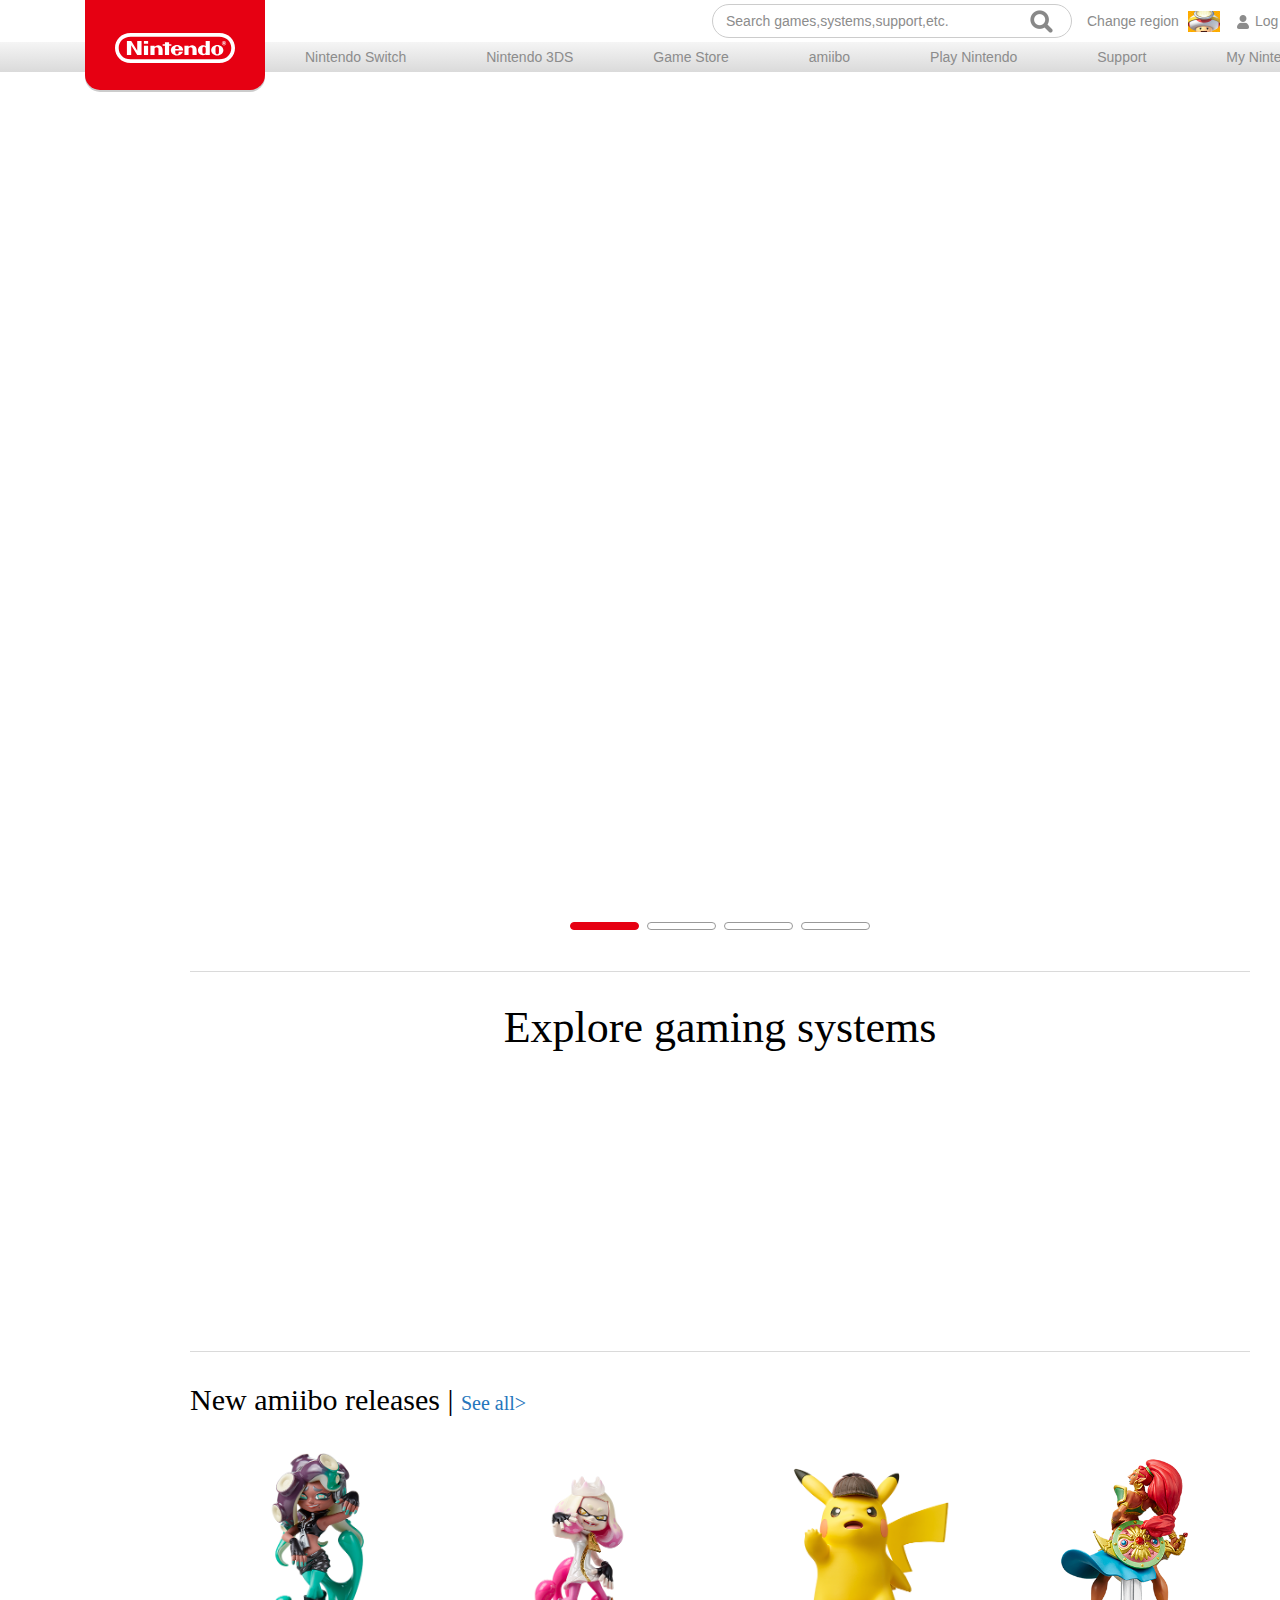
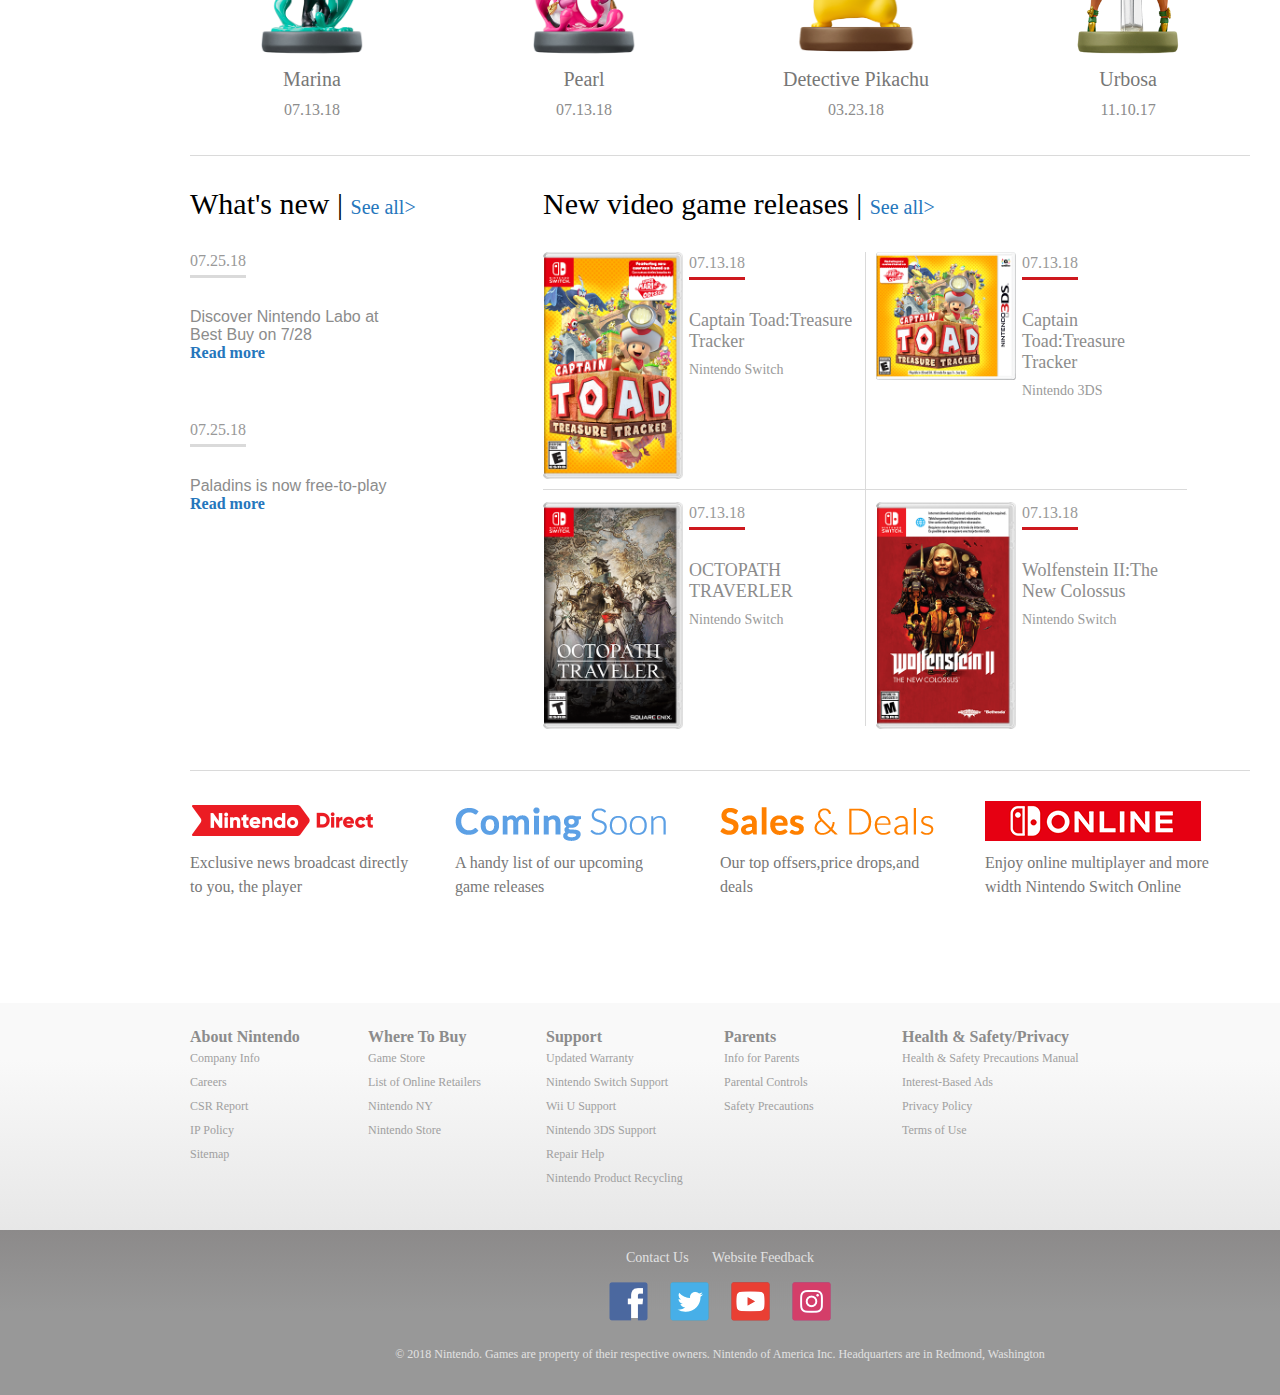
<file: Nintendo/index.html>
<!DOCTYPE html>
<html lang="en">
<head>
    <meta charset="UTF-8">
    <meta name="viewport" content="width=device-width, initial-scale=1.0">
    <meta http-equiv="X-UA-Compatible" content="ie=edge">
    <title>Document</title>
    <link rel="stylesheet" href="css/base.css">
    <link rel="stylesheet" href="css/index.css">
</head>
<body>
    <div id="header" style="width:1440px;"></div>
    <div id="body-main" style="width:1440px; overflow:hidden">
        <div id="banner-carousel">
            <!--banner img-->
            <div class="banner-img">
                <ul class="banner">
                </ul>
            </div>
            <!--小图标-->
            <div class="banner-thumb clear">
            </div>
            <!--箭头-->
            <div class="arrow left"></div>
            <div class="arrow right"></div>
        </div>
        <div id="panel-show">
            <div class="panel-img">
                <ul class="clear">
                </ul>
            </div>
            <div class="panel-circle">
                <p class="chose" data-panel="0"></p>
                <p data-panel="1"></p>
                <p data-panel="2"></p>
                <p data-panel="3"></p>
            </div>
            <p class="arrow panel-left-arrow"></p>
            <p class="arrow panel-right-arrow"></p>
        </div>
        <div id="platforms">
            <div class="h2">Explore gaming systems</div>
            <ul class="platform">
            </ul>
        </div>
        <div id="new-amiibo">
            <div class="h3">New amiibo releases | <a href="#">See all&gt;</a></div>
            <ul class="amii-pic">
                <li>
                    <a href="#">
                        <img src="img/index/amiibo_marina.png">
                        <p>Marina</p>
                        <p>07.13.18</p>
                    </a>
                </li>
                <li>
                    <a href="#">
                        <img src="img/index/amiibo_pearl.png">
                        <p>Pearl</p>
                        <p>07.13.18</p>
                    </a>
                </li>
                <li>
                    <a href="#">
                        <img src="img/index/amiibo_pikachu.png">
                        <p>Detective Pikachu</p>
                        <p>03.23.18</p>
                    </a>
                </li>  
                <li>
                    <a href="#">
                        <img src="img/index/amiibo_urbosa.png">
                        <p>Urbosa</p>
                        <p>11.10.17</p>
                    </a>
                </li>
            </ul>
        </div>
        <div id="new-games">
            <div class="left">
                <div class="h3">What's new | <a href="#">See all&gt;</a></div>
                <ul>
                    <li>
                        <div class="date">07.25.18</div>
                        <p>Discover Nintendo Labo at</p>
                        <p>Best Buy on 7/28</p>
                        <a href="#">Read more</a>
                    </li>
                    <li>
                        <div class="date">07.25.18</div>
                        <p>Paladins is now free-to-play</p>
                        <a href="#">Read more</a>
                    </li>
                </ul>
            </div>
            <div class="right">
                <div class="h3">New video game releases | <a href="#">See all&gt;</a></div>
                <ul>
                    <li>
                        <a href="#">
                            <div class="game-pic">
                                <img src="img/index/newgame_toad.png">
                            </div>
                            <div class="info">
                                <div class="date">07.13.18</div>
                                <p class="b3">Captain Toad:Treasure Tracker</p>
                                <p class="h4">Nintendo Switch</p>
                            </div>
                        </a>
                    </li>
                    <li>
                        <a href="#">
                            <div class="game-pic">
                                <img src="img/index/newgame_toad_3ds.png">
                            </div>
                            <div class="info">
                                <div class="date">07.13.18</div>
                                <p class="b3">Captain Toad:Treasure Tracker</p>
                                <p class="h4">Nintendo 3DS</p>
                            </div>
                        </a>
                    </li>
                    <li>
                        <a href="#">
                            <div class="game-pic">
                                <img src="img/index/newgame_octopath.png">
                            </div>
                            <div class="info">
                                <div class="date">07.13.18</div>
                                <p class="b3">OCTOPATH TRAVERLER</p>
                                <p class="h4">Nintendo Switch</p>
                            </div>
                        </a>
                    </li>
                    <li>
                        <a href="#">
                            <div class="game-pic">
                                <img src="img/index/newgame_wolfenstein.png">
                            </div>
                            <div class="info">
                                <div class="date">07.13.18</div>
                                <p class="b3">Wolfenstein II:The New Colossus</p>
                                <p class="h4">Nintendo Switch</p>
                            </div>
                        </a>
                    </li>
                </ul>
            </div>
        </div>
        <div id="static-promos">
            <ul>
                <li>
                    <img src="img/index/logo-nin-direct.png">
                    <p>Exclusive news broadcast directly to you, the player</p>
                </li>
                <li>
                    <img src="img/index/logo-coming-soon.png">
                    <p>A handy list of our upcoming game releases</p>
                </li>
                <li>
                    <img src="img/index/logo-sales-deals.png">
                    <p>Our top offsers,price drops,and deals</p>
                </li>
                <li>
                    <img src="img/index/logo-nintendo-switch-online.png">
                    <p>Enjoy online multiplayer and more width Nintendo Switch Online</p>
                </li>   
            </ul>
        </div>
    </div>
    <div id="footer"></div>
    <script src="js/jquery-1.11.3.js"></script>
    <script src="js/header.js"></script>
    <script src="js/footer.js"></script>
    <script src="js/index.js"></script>
</body>
</html>
</file>
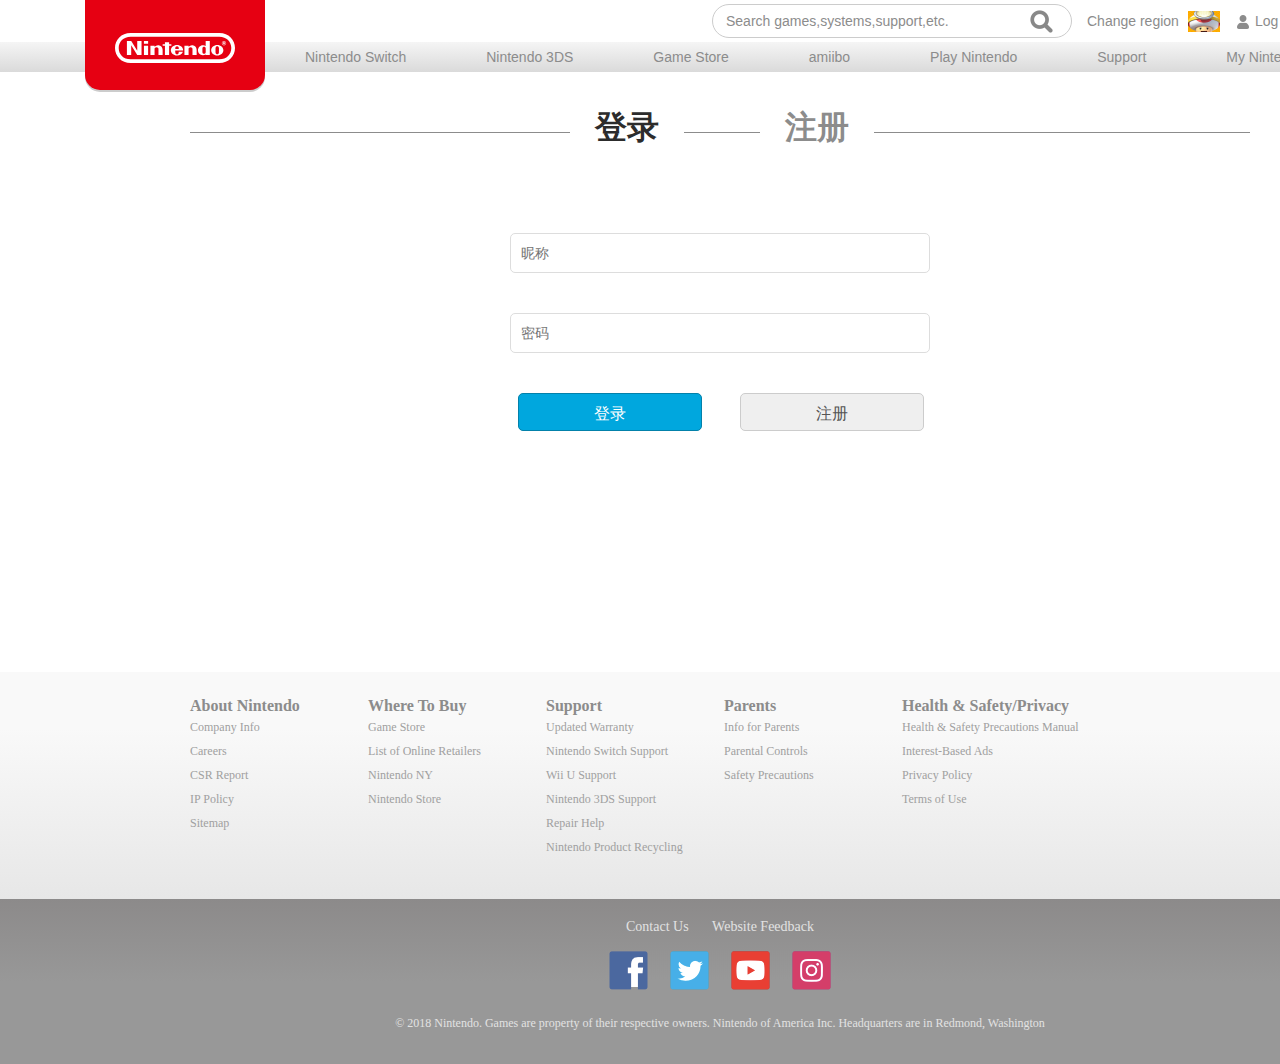
<file: Nintendo/login.html>
<!DOCTYPE html>
<html lang="en">
<head>
    <meta charset="UTF-8">
    <meta name="viewport" content="width=device-width, initial-scale=1.0">
    <meta http-equiv="X-UA-Compatible" content="ie=edge">
    <title>Document</title>
    <link rel="stylesheet" href="css/base.css">
    <link rel="stylesheet" href="css/login.css">
</head>
<body>
    <header id="header"></header>
    <div id="user">
        <div class="top-line"></div>
        <b class="chose">登录</b>
        <b>注册</b>
        <div class="login">
            <form id="log">
                <input type="text" placeholder="昵称" name="uname"><br>
                <span class="info info-uname"></span>
                <input type="password" placeholder="密码" name="upwd"><br>
                <span class="info info-upwd"></span>
                <button class="chose">登录</button>
                <button>注册</button>
            </form>
        </div>
        <div class="register hide">
            <form id="reg">
                <input type="text" placeholder="昵称(3-9位,字母开头)" name="uname">
                <input type="password" placeholder="密码(6-16位字符,区分大小写)" name="upwd">
                <input type="password" placeholder="确认密码" name="cpwd">
                <input type="email" placeholder="邮箱" name="email">
                <input type="checkbox" class="agree"><span>我已同意</span><br>
                <button class="chose disable" disabled>注&nbsp;&nbsp;&nbsp;册</button>
            </form>
        </div>
    </div>
    <footer id="footer"></footer>
    <script src="js/jquery-1.11.3.js"></script>
    <script src="js/header.js"></script>
    <script src="js/footer.js"></script>
    <script src="js/login.js"></script>
</body>
</html>
</file>
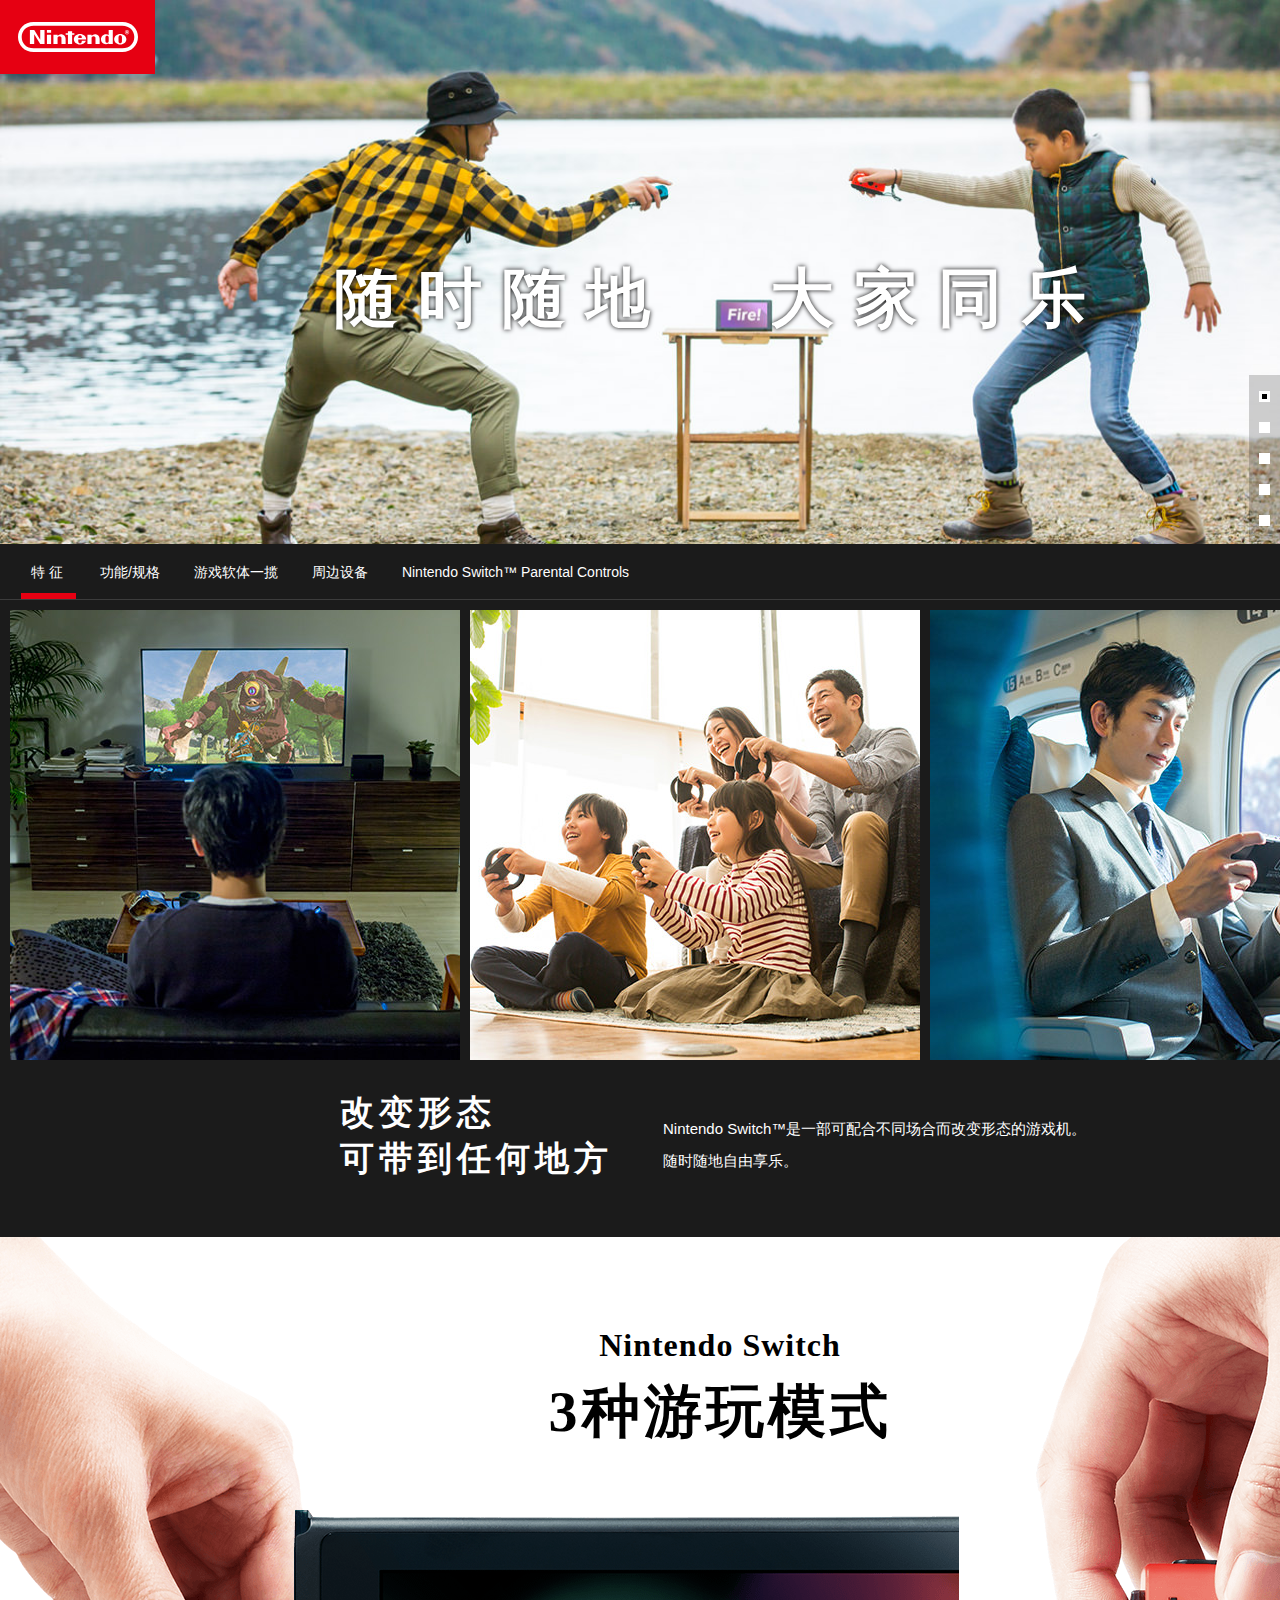
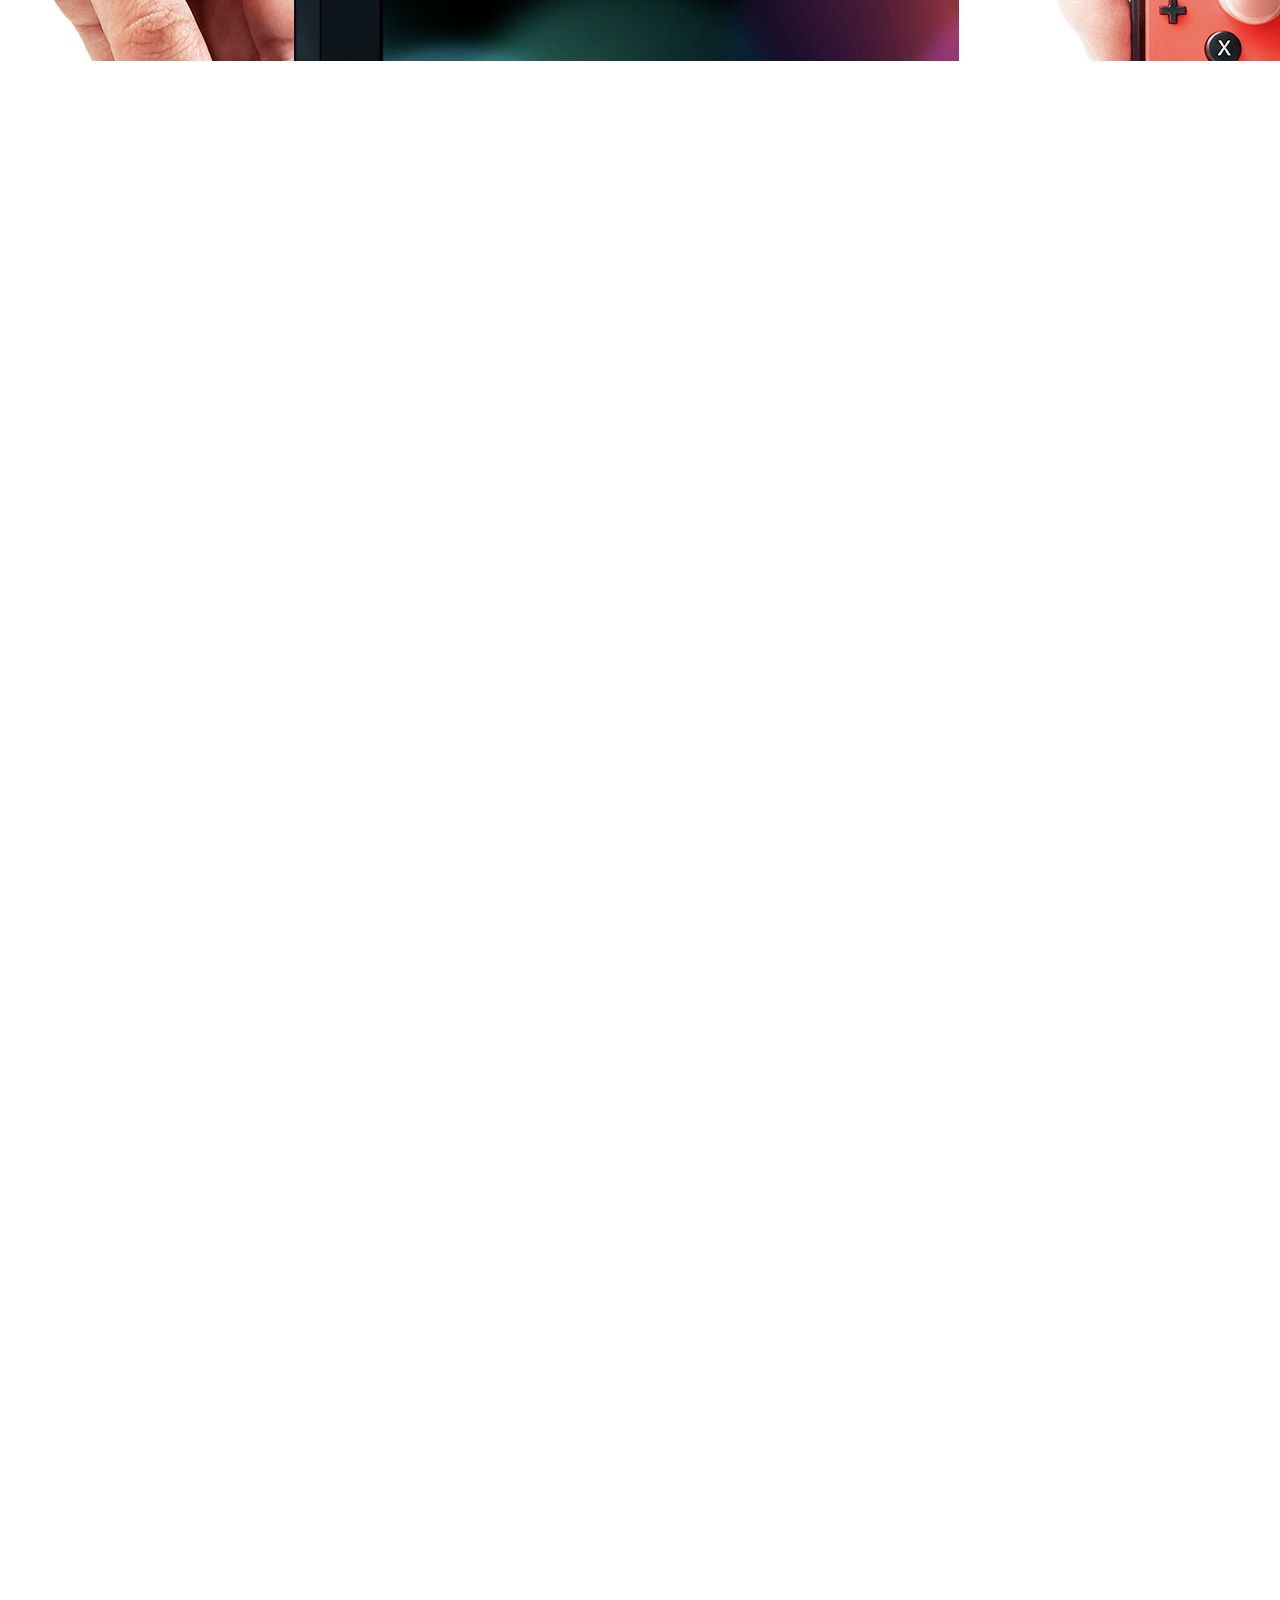
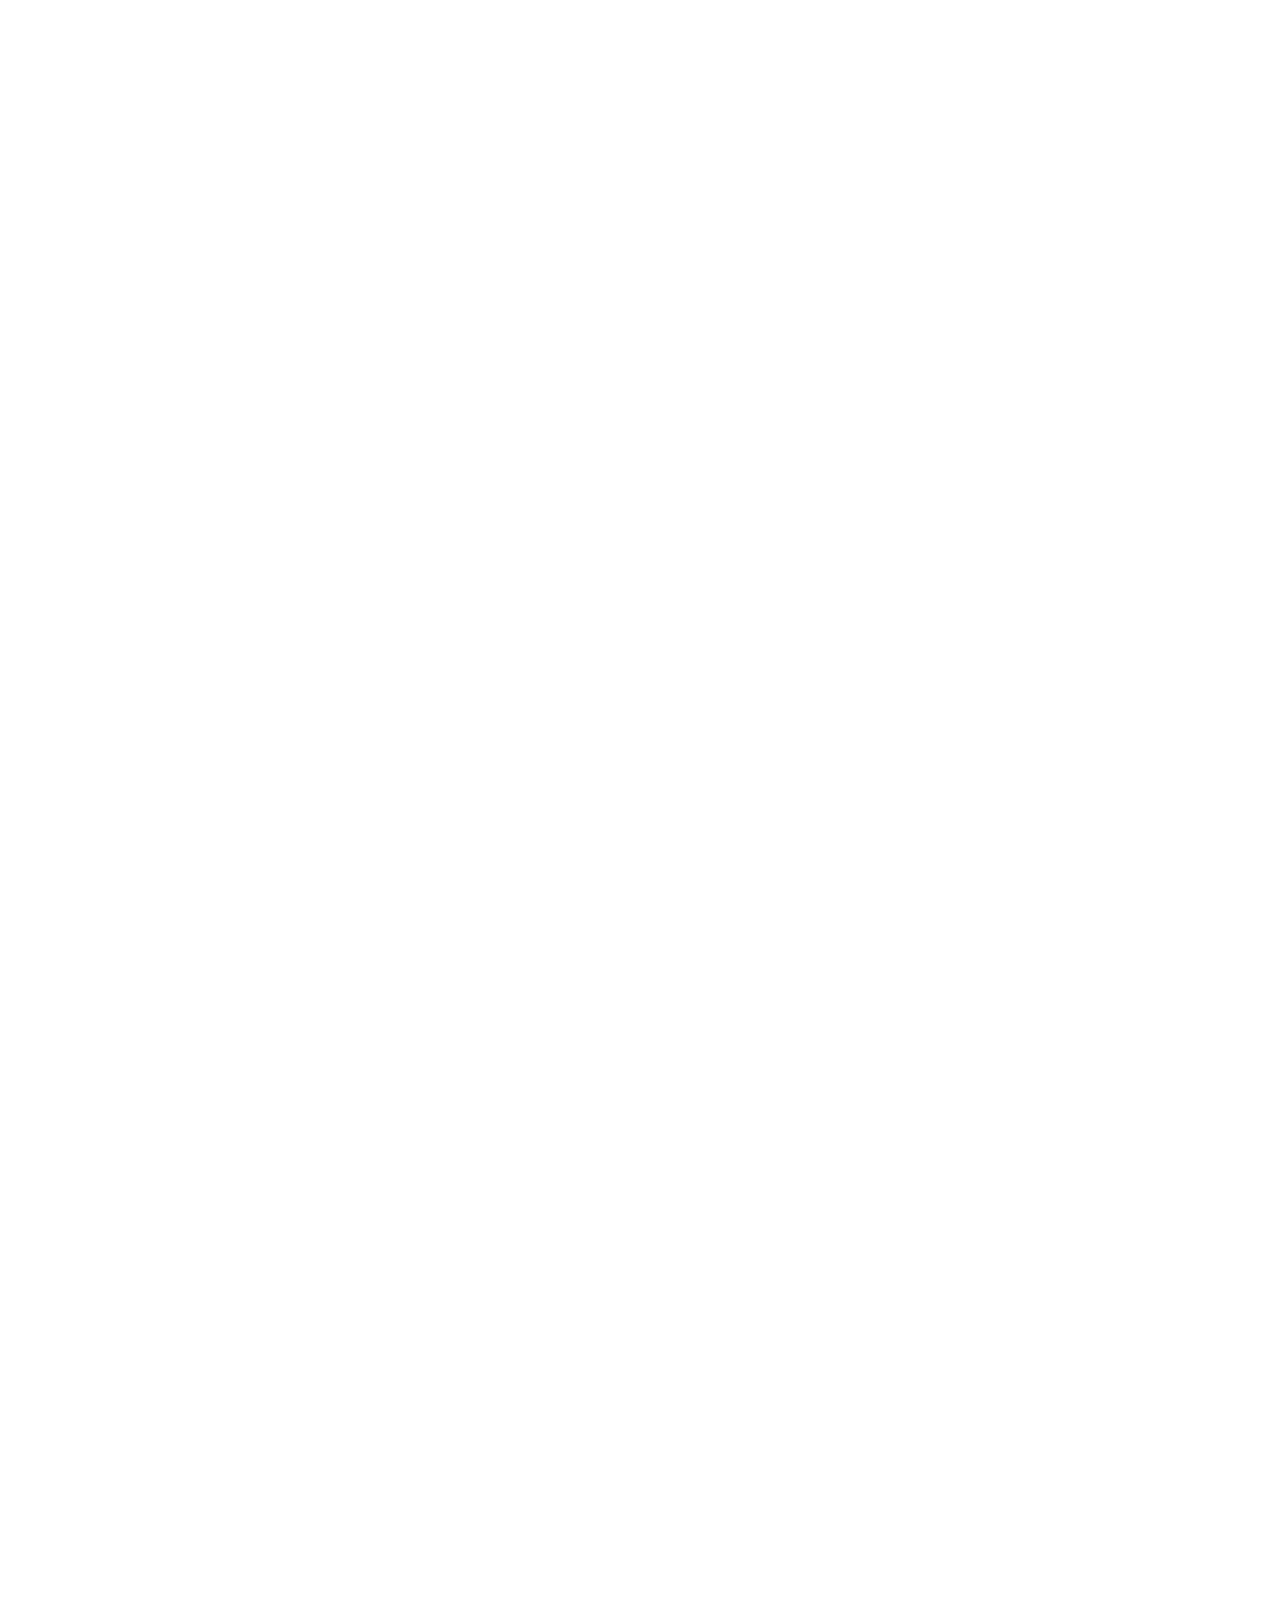
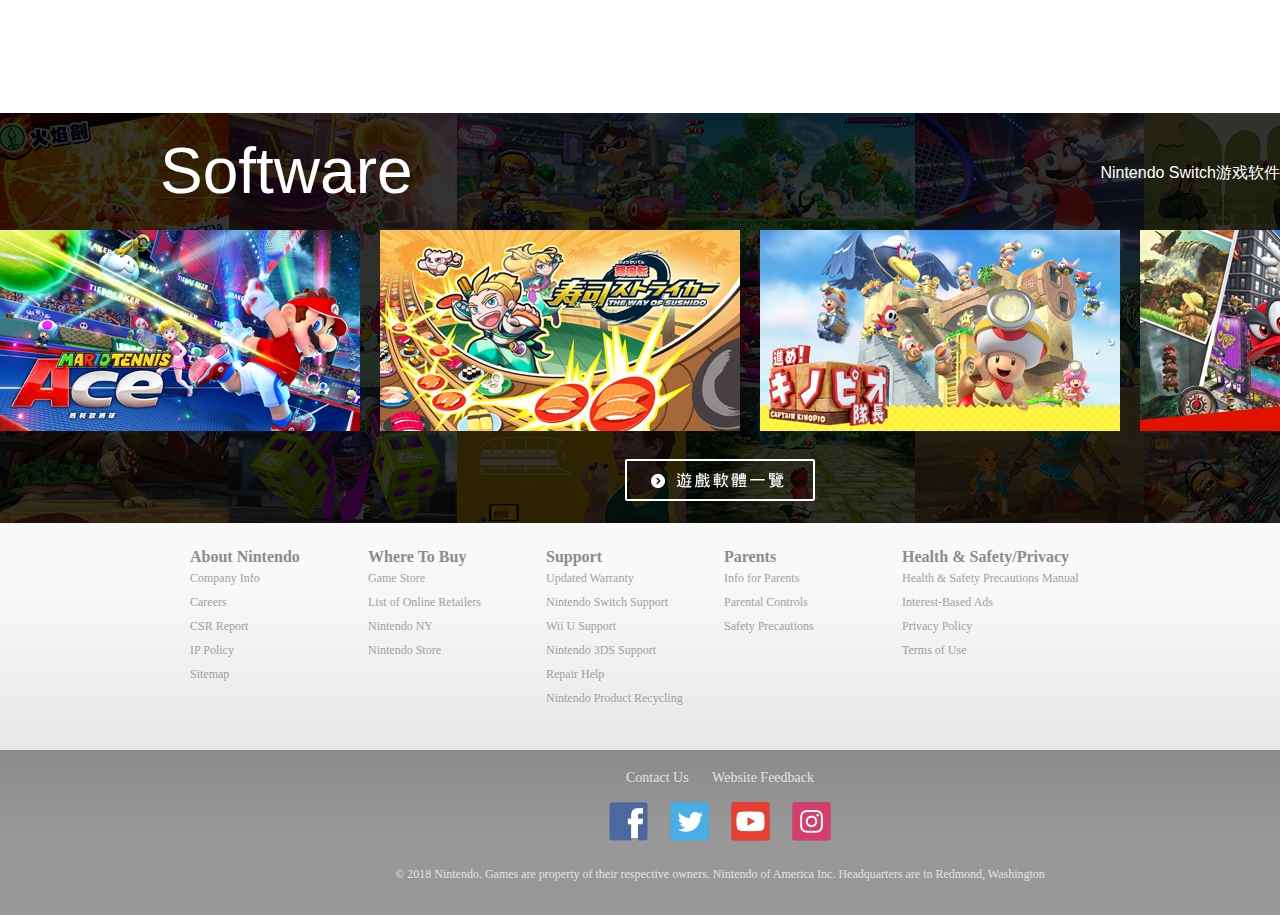
<file: Nintendo/ns.html>
<!DOCTYPE html>
<html lang="en">
<head>
    <meta charset="UTF-8">
    <meta name="viewport" content="width=device-width, initial-scale=1.0">
    <meta http-equiv="X-UA-Compatible" content="ie=edge">
    <title>Nintendo Switch</title>
    <link rel="stylesheet" href="css/base.css">
    <link rel="stylesheet" href="css/ns.css">
</head>
<body>
    <!-- 楼层指示 -->
    <div id="scroll-right">
        <div class="scroll-item chose" data-njs="nav-item">
            <span>Top</span>
        </div>
        <div class="scroll-item" data-njs="nav-item">
            <span>Switch and Play</span>
        </div>
        <div class="scroll-item" data-njs="nav-item">
            <span>Play Mode</span>
        </div>
        <div class="scroll-item" data-njs="nav-item">
            <span>Multi-play</span>
        </div>
        <div class="scroll-item" data-njs="nav-item">
            <span>Joy-Con™</span>
        </div>
    </div>
    <!-- 顶层轮播 1F-->
    <div id="hero" data-toggle="floor">
        <div class="logo"></div>
        <div class="head-txt">
            随时随地<span>大家同乐</span>
        </div>
        <div class="hero-img">
            <img src="img/ns/hero/1.jpg" class="active">
            <img src="img/ns/hero/2.jpg" class="next">
            <img src="img/ns/hero/3.jpg">
            <img src="img/ns/hero/4.jpg">
            <img src="img/ns/hero/5.jpg">
            <img src="img/ns/hero/6.jpg">
        </div>
    </div>
    <!-- 导航栏 -->
    <div id="nav-menu">
        <ul class="clear">
            <li><a href="#">特征</a></li>
            <li><a href="#">功能/规格</a></li>
            <li><a href="#" data-link="soft">游戏软体一揽</a></li>
            <li><a href="#">周边设备</a></li>
            <li><a href="#">Nintendo Switch™ Parental Controls</a></li>
        </ul>
        <div class="soft">
            <a href="#" data-link="soft">游戏软件</a>
        </div>
    </div>
    <!-- 画廊 2F-->
    <div id="gallery" data-toggle="floor">
        <ul>
            <li><img src="img/ns/wrapper/img-01.jpg"></li>
            <li><img src="img/ns/wrapper/img-02.jpg"></li>
            <li><img src="img/ns/wrapper/img-03.jpg"></li>
            <li><img src="img/ns/wrapper/img-04.jpg"></li>
            <li><img src="img/ns/wrapper/img-01.jpg"></li>
            <li><img src="img/ns/wrapper/img-02.jpg"></li>
            <li><img src="img/ns/wrapper/img-03.jpg"></li>
            <li><img src="img/ns/wrapper/img-04.jpg"></li>
        </ul>
        <div class="gallery-content">
            <div class="content-left">
                <p>改变形态</p>
                <p>可带到任何地方</p>
            </div>
            <div class="content-right">
                <p>Nintendo Switch™是一部可配合不同场合而改变形态的游戏机。</p>
                <p>随时随地自由享乐。</p>
            </div>
        </div>
    </div>
    <!-- play mode 3F -->
    <div id="play-mode" data-toggle="floor">
        <div class="top">
            <img src="img/ns/playmode/bg-headline-left.png" data-trigger="move">
            <img src="img/ns/playmode/bg-headline-center.png">
            <img src="img/ns/playmode/bg-headline-right.png" data-trigger="move">
            <p>Nintendo Switch</p>
            <p>3种游玩模式</p>
        </div>
        <div class="bottom"></div>
    </div>
    <!-- multiplay 4F-->
    <div id="multiplay" data-toggle="floor">
        <div class="left">
            <img src="img/ns/ph.jpg">
        </div>
        <div class="right">
            <div class="top">
                <div class="title">
                    <p>最多连接8台的</p>
                    <p>多人游戏</p>
                </div>
                <div>『Splatoon2』或『马力欧8 豪华版』等，只要有主机，就可利用附近主机通讯连接最多8台进行对战或协力等多人游戏。</div>
            </div>
            <div class="bottom">
                <div class="title">透过网络连接</div>
                <div>加入「Nintendo Switch」专用网上服务(付費)※，也可和远方的朋友或全世界的玩家进行对战及协力游戏。与智慧型手机专用应用程式进行连动，可和朋友约见，也可一边进行话音聊天，一边玩游戏。</div>
            </div>
        </div>
    </div>
    <!-- joy-con 5F-->
    <div id="joy-con" data-toggle="floor">
        <img src="img/ns/JoyCon/title_joycon01.png" class="left-joy">
        <img src="img/ns/JoyCon/title_joycon02.png" class="right-joy">
        <img src="img/ns/JoyCon/title_text01.png" class="joy-tm">
        <img src="img/ns/JoyCon/title_text02_pc.png" class="joy-control">
        <p>「Nintendo Switch」附有控制器「Joy-Con」左右各一。</p>
        <div class="mask"></div>
    </div>
    <!-- 瀑布流式图片布局 -->
    <div id="container" class="clear">
        <div data-num="1">
            <img src="img/ns/JoyCon/pic_01.jpg">
        </div>
        <div data-num="2"> 
            <img src="img/ns/JoyCon/pic_02.jpg">
        </div>
        <div data-num="3">
            <p>除了直握、横握，也有双手各握一个操作或双手握着的玩法。</p>
            <p>装上附属的「Joy-Con腕带」，就可以将腕带戴上手腕上，体验动感操作。</p>
            <p>此外，横握控制器时也可轻易操作SL/SR键。</p>
        </div>
        <div data-num="4">
            <img src="img/ns/JoyCon/pic_03.jpg">
        </div>
        <div data-num="5">
            <img src="img/ns/JoyCon/pic_04.jpg">
        </div>
        <div data-num="6">
            <img src="img/ns/JoyCon/pic_05.jpg">
        </div>
        <div data-num="7">
            <img src="img/ns/JoyCon/pic_06.jpg">
        </div>
        <div data-num="8">
            <img src="img/ns/JoyCon/pic_07.jpg">
        </div>
        <div data-num="9">
            <img src="img/ns/JoyCon/pic_08.jpg">
        </div>
    </div>
    <!-- 底层 -->
    <div id="bot-intr">
        <div class="mask"></div>
        <div class="title">Software<span>Nintendo Switch游戏软件</span></div>
        <a href="#" data-link="soft" class="soft-link">
            <img src="img/ns/software/soft_bt.png">
        </a>
        <div class="game-pic">
            <ul>
                <li>
                    <img src="img/ns/software/soft_thumb01.jpg">
                </li>
                <li>
                    <img src="img/ns/software/soft_thumb02.jpg">
                </li>
                <li>
                    <img src="img/ns/software/soft_thumb03.jpg">
                </li>
                <li>
                    <img src="img/ns/software/soft_thumb04.jpg">
                </li>
                <li>
                    <img src="img/ns/software/soft_thumb05.jpg">
                </li>
                <li>
                    <img src="img/ns/software/soft_thumb06.jpg">
                </li>
                <li>
                    <img src="img/ns/software/soft_thumb07.jpg">
                </li>
                <li>
                    <img src="img/ns/software/soft_thumb08.jpg">
                </li>
            </ul>
        </div>
    </div>
    <div id="footer"></div>
    <script src="js/jquery-1.11.3.js"></script>
    <script src="js/jquery-ui.js"></script>
    <script src="js/footer.js"></script>
    <script src="js/ns.js"></script>
</body>
</html>
</file>
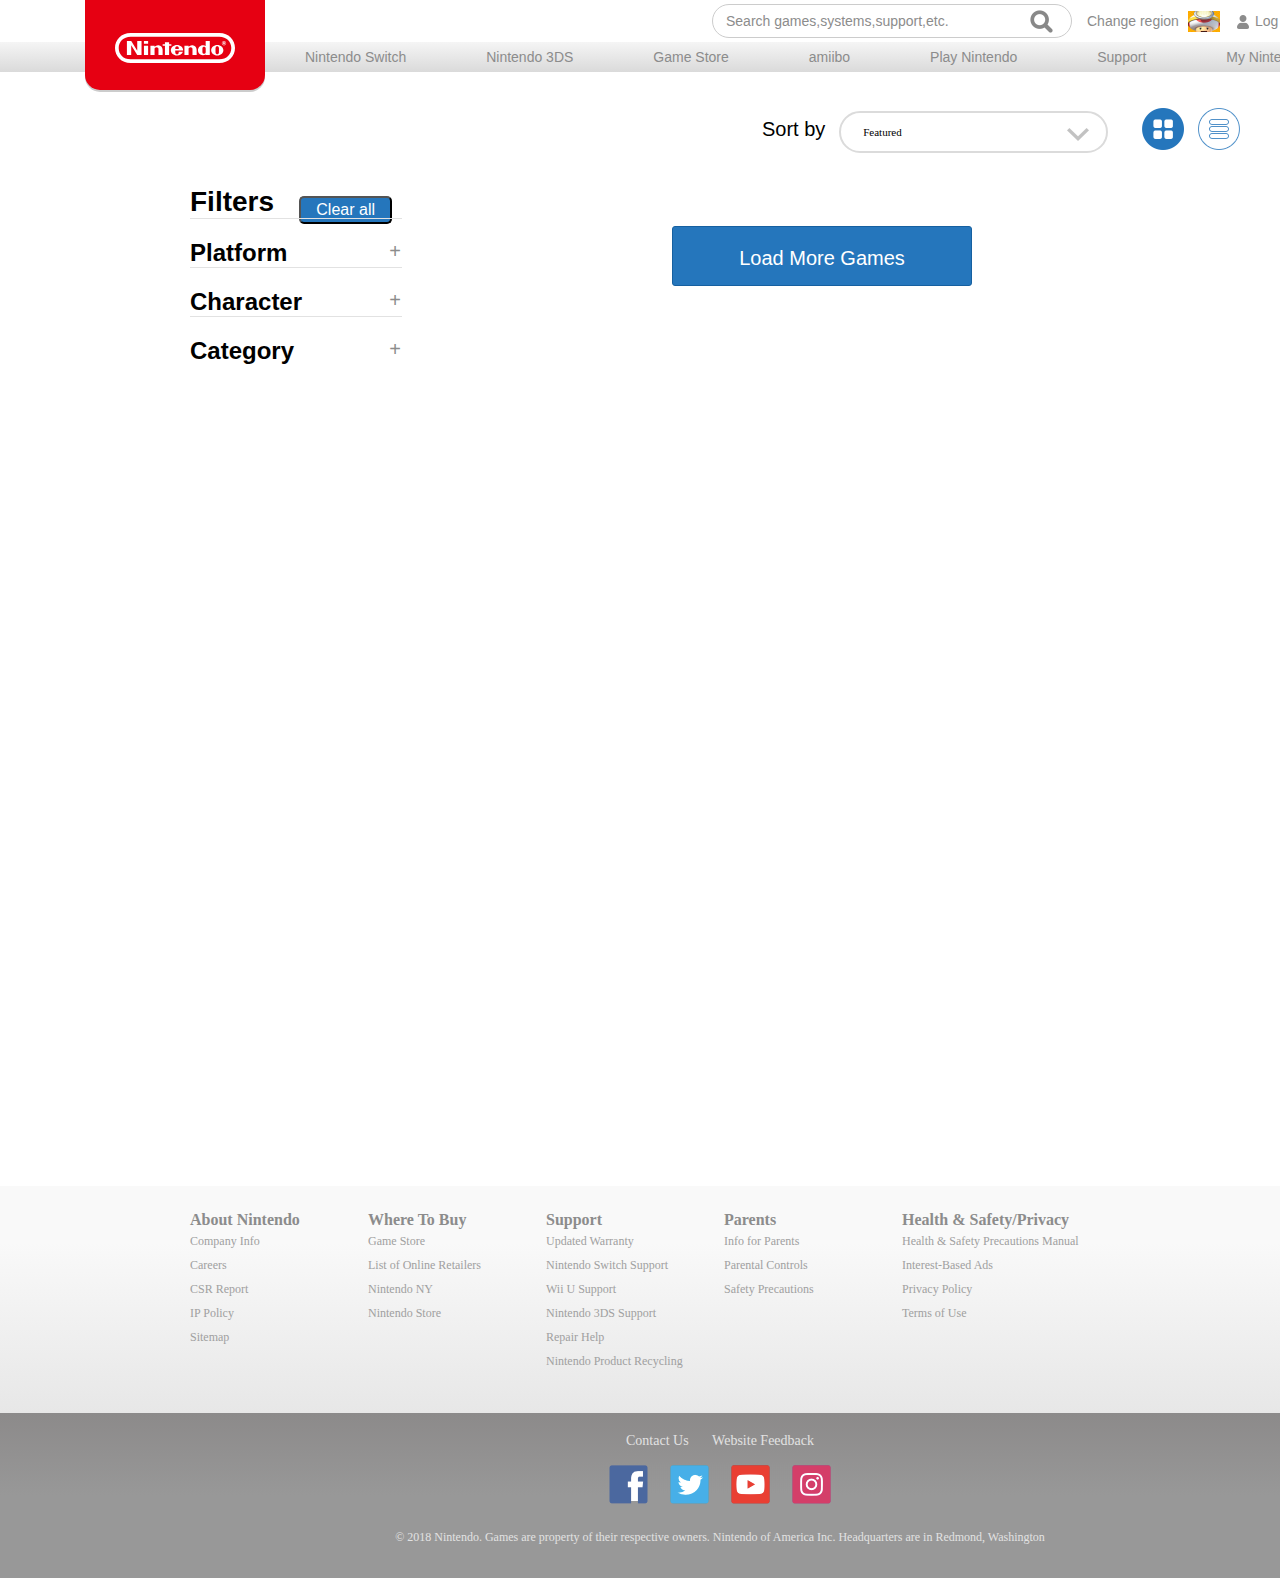
<file: Nintendo/soft.html>
<!DOCTYPE html>
<html lang="en">
<head>
    <meta charset="UTF-8">
    <meta name="viewport" content="width=device-width, initial-scale=1.0">
    <meta http-equiv="X-UA-Compatible" content="ie=edge">
    <title>Document</title>
    <link rel="stylesheet" href="css/base.css">
    <link rel="stylesheet" href="css/soft.css">
    <link rel="stylesheet" href="css/iconfont.css">
</head>
<body>
    <header id="header"></header>
    <div id="res">
        <div class="top">
            <span>Sort by</span>
            <select name="" id="order">
                <option selected value="gid">Featured</option>
                <option value="timer-asc">Release Date(asc)</option>
                <option value="timer-desc">Release Date(desc)</option>
                <option value="title-a">Title (A-Z)</option>
                <option value="title-z">Title (Z-A)</option>
                <option value="price-l">Price (low to high)</option>
                <option value="price-h">Price (high to low)</option>
            </select>
            <a href="#" data-type="box" class="chose"></a>
            <a href="#" data-type="row"></a>
        </div>
        <div class="middle clear">
            <div class="left">
                <h1>Filters <button data-triggle="refresh">Clear all</button></h1>
                <ul>
                    <li class="theme"><h1>Platform</h1>
                        <ul>
                            <li><input type="checkbox"><span class="iconfont"></span><label >Nintendo Switch</label></li>
                            <li><input type="checkbox"><span class="iconfont"></span><label >Nintendo 3DS</label></li>
                            <li><input type="checkbox"><span class="iconfont"></span><label >Wii U</label></li>
                        </ul>
                    </li>
                    <li class="theme"><h1>Character</h1>
                        <ul>
                            <li><input type="checkbox"><span class="iconfont"></span><label >Mario</label></li>
                            <li><input type="checkbox"><span class="iconfont"></span><label >Zelda</label></li>
                            <li><input type="checkbox"><span class="iconfont"></span><label >Donkey Kong</label></li>
                            <li><input type="checkbox"><span class="iconfont"></span><label >Pokemon</label></li>
                            <li><input type="checkbox"><span class="iconfont"></span><label >Kirby</li>
                        </ul>
                    </li>
                    <li class="theme"><h1>Category</h1>
                        <ul>
                            <li><input type="checkbox"><span class="iconfont"></span><label >Action</label></li>
                            <li><input type="checkbox"><span class="iconfont"></span><label >Adventure</label></li>
                            <li><input type="checkbox"><span class="iconfont"></span><label >Role-playing</label></li>
                            <li><input type="checkbox"><span class="iconfont"></span><label >Puzzle</label></li>
                            <li><input type="checkbox"><span class="iconfont"></span><label >Party</label></li>
                            <li><input type="checkbox"><span class="iconfont"></span><label >Music</label></li>
                            <li><input type="checkbox"><span class="iconfont"></span><label >Sports</label></li>
                            <li><input type="checkbox"><span class="iconfont"></span><label >Simulation</label></li>
                        </ul>
                    </li>
                </ul>
            </div>
            <div class="pro">
                <!-- 一排四列布局 -->
                <!-- <div class="game-box">
                    <div>
                        <img src="img/software/game/daemon.png">
                    </div>
                    <p>DAEMON X MACHINA</p>
                    <p>Release 2019</p>
                    <p>Nintendo Switch</p>
                </div>    -->
                <!-- 一排一列布局 -->
                <!-- <div class="game-row">
                    <div class="pic">
                        <img src="img/software/game/xenoblade.png">
                    </div>
                    <div class="desc">
                        <p>DAEMON X MACHINA</p>
                        <p>Release 2019</p>
                        <p>No. of Players 1 player</p>
                        <p>Genre Action</p>
                        <p>Nintendo Switch</p>
                    </div>
                    <div class="price">
                        <p>$24.99</p>
                        <p>Bug digital</p>
                        <p>Buy physical &gt;</p>
                    </div>
                </div> -->
            </div>
            <button data-load="1">Load More Games</button>
        </div>
    </div>
    <footer id="footer"></footer>
    <script src="js/jquery-1.11.3.js"></script>
    <script src="js/header.js"></script>
    <script src="js/footer.js"></script>
    <script src="js/soft.js"></script>
</body>
</html>
</file>
<file: Nintendo/css/base.css>
/*css样式重写*/
body{
    width:1440px;
    margin:0 auto;
    padding: 0;
    color:#8c8c8c;
    font:14px ncommonJp, YuGothic, sans-serif;
}
ul,p,h1,h2,h3,h4,h5,h6,ol,dl,pre,input{
	list-style:none;
	margin:0;
    padding:0;
}
div,p{
    box-sizing: border-box;
}
label{
    cursor: pointer;
}
a{
    text-decoration: none;
    color:#8c8c8c;
}
a:hover{
    color:#00d2be;
}
img{
    vertical-align:middle;
}
.lf{
    float:left;
}
.rl{
    float:right;
}
.clear:after{
    content:"";
    display:block;
    clear:both;
}
</file>
<file: Nintendo/css/index.css>
.h3 {
  color: #000;
  font-family: "LatoLight";
  font-size: 30px;
  height: 36px;
  line-height: 36px;
  margin-bottom: 10px;
  font-weight: lighter; }
  .h3 a {
    font-size: 20px;
    font-family: "LatoRegular";
    color: #2576bc; }

#banner-carousel {
  position: relative; }
  #banner-carousel div.banner-img {
    width: 100%;
    height: 600px;
    overflow: hidden;
    position: relative; }
    #banner-carousel div.banner-img ul.banner {
      height: 600px;
      position: absolute;
      left: 0; }
  #banner-carousel div.banner-thumb a {
    float: left;
    box-sizing: border-box;
    width: 268px;
    height: 70px;
    line-height: 70px;
    text-align: center;
    margin: 0 10px;
    border-bottom: 1px solid #ededed;
    background-position: 5% 50%;
    background-repeat: no-repeat;
    background-size: 42px;
    position: relative; }
    #banner-carousel div.banner-thumb a:hover {
      color: #8c8c8c; }
    #banner-carousel div.banner-thumb a.active {
      color: #e60012; }
    #banner-carousel div.banner-thumb a.line:after {
      content: '';
      width: 1px;
      position: absolute;
      top: 20px;
      bottom: 15px;
      left: -1px;
      background-image: -webkit-linear-gradient(top, #b2b2b2, #b2b2b2 1px, transparent 1px, transparent 3px);
      background-image: -moz-linear-gradient(top, #b2b2b2, #b2b2b2 1px, transparent 1px, transparent 3px);
      background-image: -o-linear-gradient(top, #b2b2b2, #b2b2b2 1px, transparent 1px, transparent 3px);
      background-image: linear-gradient(to bottom, #b2b2b2, #b2b2b2 1px, transparent 1px, transparent 3px);
      background-repeat: repeat-y;
      background-position: right top;
      -moz-background-size: 1px 4px;
      -o-background-size: 1px 4px;
      background-size: 1px 4px; }
  #banner-carousel div.arrow {
    width: 40px;
    height: 104px;
    background-color: #e60012;
    position: absolute;
    top: 248px;
    transition: all .3s linear;
    cursor: pointer; }
  #banner-carousel div.left {
    background-image: url(../img/index/arrow_left.png);
    background-position: center center;
    background-repeat: no-repeat;
    left: -40px; }
  #banner-carousel div.right {
    background-image: url(../img/index/arrow_right.png);
    background-position: center center;
    background-repeat: no-repeat;
    right: -40px; }

#panel-show {
  width: 1060px;
  height: 280px;
  margin: 20px auto 0px;
  position: relative;
  overflow: hidden;
  border-bottom: 1px solid #dadada; }
  #panel-show div.panel-img {
    margin: 0 auto;
    width: 900px;
    height: 200px;
    overflow: hidden;
    position: relative; }
    #panel-show div.panel-img ul {
      width: 3600px;
      position: absolute;
      left: 0px;
      transition: all .5s linear; }
      #panel-show div.panel-img ul li {
        float: left;
        width: 300px;
        height: 210px;
        text-align: center;
        background-image: url(../img/index/sprite-logos.png);
        background-repeat: no-repeat;
        background-position: -135px -442px;
        cursor: pointer; }
        #panel-show div.panel-img ul li img {
          border-bottom: 3px solid #e60012; }
  #panel-show div.panel-circle {
    width: 300px;
    height: 10px;
    margin: 30px auto;
    display: flex;
    justify-content: space-between; }
    #panel-show div.panel-circle p {
      width: 23%;
      height: 8px;
      border: 1px solid #999;
      border-radius: 20px;
      cursor: pointer; }
      #panel-show div.panel-circle p.chose {
        background: #e60012;
        border-color: #e60012; }
  #panel-show p.arrow {
    width: 40px;
    height: 40px;
    position: absolute;
    top: 61px;
    background-color: #e60012;
    background-repeat: no-repeat;
    background-position: center center;
    transition: all .3s linear;
    cursor: pointer; }
  #panel-show p.panel-left-arrow {
    background-image: url(../img/index/arrow_left.png);
    left: -40px; }
  #panel-show p.panel-right-arrow {
    background-image: url(../img/index/arrow_right.png);
    right: -40px; }

#platforms {
  width: 1060px;
  height: 380px;
  margin: 0 auto;
  padding: 30px 0;
  border-bottom: 1px solid #dadada; }
  #platforms .h2 {
    text-align: center;
    font-size: 44px;
    color: #000;
    font-family: "LatoLight";
    margin-bottom: 10px;
    font-weight: lighter; }
  #platforms ul.platform {
    width: 1060px;
    display: flex;
    justify-content: space-between; }
    #platforms ul.platform li {
      width: 310px; }
      #platforms ul.platform li img {
        transition: all .3s linear; }
      #platforms ul.platform li p {
        text-align: center;
        font-size: 20px;
        color: #777;
        font-family: "LatoBold";
        margin: 5px 0; }
        #platforms ul.platform li p:last-child {
          font-size: 16px;
          color: #999;
          margin: 0; }
    #platforms ul.platform li:hover img {
      transform: scale(1.1); }
    #platforms ul.platform li:hover p {
      color: #25adf3; }

#new-amiibo {
  width: 1060px;
  height: 404px;
  margin: 0 auto;
  padding: 30px 0;
  border-bottom: 1px solid #dadada; }
  #new-amiibo ul.amii-pic {
    width: 1060px;
    display: flex;
    justify-content: space-between; }
    #new-amiibo ul.amii-pic li {
      width: 23%;
      text-align: center;
      color: #999; }
      #new-amiibo ul.amii-pic li img {
        width: 224px;
        height: 240px;
        transition: all .3s linear; }
      #new-amiibo ul.amii-pic li p {
        font-size: 16px;
        font-family: "LatoBold"; }
        #new-amiibo ul.amii-pic li p:nth-child(2) {
          color: #777;
          font-size: 20px;
          margin-bottom: 10px; }
      #new-amiibo ul.amii-pic li:hover {
        color: #25adf3; }
        #new-amiibo ul.amii-pic li:hover img {
          transform: scale(1.1); }
        #new-amiibo ul.amii-pic li:hover p:nth-child(2) {
          color: #25adf3; }

#new-games {
  width: 1060px;
  height: 615px;
  margin: 0 auto;
  padding: 30px 0;
  border-bottom: 1px solid #dadada;
  display: flex; }
  #new-games .h3 {
    margin-bottom: 30px; }
  #new-games .left {
    width: 33.3%; }
    #new-games .left ul li {
      width: 220px;
      height: 139px;
      margin-bottom: 30px;
      font-size: 16px; }
      #new-games .left ul li a {
        font-family: "LatoBold";
        color: #2576bc;
        font-weight: bolder; }
  #new-games .right {
    width: 66.7%; }
    #new-games .right ul {
      display: flex;
      flex-wrap: wrap;
      width: 644px; }
      #new-games .right ul li {
        width: 50%;
        height: 237px;
        box-sizing: border-box;
        padding: 0 10px 7px 0;
        color: #777;
        font-size: 18px; }
        #new-games .right ul li a {
          display: flex; }
          #new-games .right ul li a img {
            width: 140px; }
        #new-games .right ul li div.info {
          margin-left: 6px; }
          #new-games .right ul li div.info div.date {
            border-color: #ce181e; }
          #new-games .right ul li div.info p {
            font-family: "LatoBold";
            margin-bottom: 10px; }
          #new-games .right ul li div.info p:last-child {
            color: #999;
            font-size: 14px;
            font-weight: lighter; }
        #new-games .right ul li:hover a > div.info > p {
          color: #25adf3; }
          #new-games .right ul li:hover a > div.info > p:last-child {
            color: #ce181e;
            font-weight: bold; }
      #new-games .right ul li:nth-child(2n) {
        border-left: 1px solid #dadada;
        padding-left: 10px; }
      #new-games .right ul li:nth-child(3) {
        border-top: 1px solid #dadada;
        padding-top: 12px; }
      #new-games .right ul li:last-child {
        border-top: 1px solid #dadada;
        padding-top: 12px; }
  #new-games .date {
    border-bottom: 3px solid #dadada;
    color: #999;
    display: inline-block;
    font-size: 16px;
    font-family: 'LatoBold';
    padding-bottom: 5px;
    margin-bottom: 30px; }

#static-promos {
  width: 1060px;
  height: 232px;
  padding: 30px 0 60px;
  margin: 0 auto; }
  #static-promos ul {
    width: 100%;
    display: flex; }
    #static-promos ul li {
      width: 25%; }
      #static-promos ul li p {
        width: 224px;
        height: 48px;
        line-height: 24px;
        font-size: 16px;
        color: #777;
        font-family: "LaoRegular";
        margin-top: 10px; }

/*# sourceMappingURL=index.css.map */
</file>
<file: Nintendo/css/login.css>
#user {
  width: 1060px;
  height: 600px;
  margin: 0 auto;
  padding-top: 60px;
  position: relative; }
  #user .top-line {
    border-top: 1px solid #8c8c8c; }
  #user b {
    font-size: 32px;
    color: #8c8c8c;
    position: absolute;
    top: 34px;
    left: 50%;
    background: #fff;
    padding: 0 25px;
    cursor: pointer; }
    #user b:nth-child(2) {
      margin-left: -150px; }
    #user b:nth-child(3) {
      margin-left: 40px; }
    #user b.chose {
      color: #2c2c2c; }
  #user .login, #user .register {
    margin: auto;
    margin-top: 60px;
    width: 420px;
    height: 500px;
    position: absolute;
    left: 50%;
    margin-left: -210px;
    padding-top: 40px; }
    #user .login input, #user .register input {
      width: 398px;
      outline: 0;
      border: 1px solid #ddd;
      padding: 10px;
      font-size: 14px;
      height: 18px;
      border-radius: 5px; }
    #user .login .info, #user .register .info {
      display: block;
      height: 40px;
      line-height: 40px;
      padding: 0 15px; }
    #user .login button, #user .register button {
      border: 1px solid #ccc;
      color: #555;
      display: inline-block;
      width: 184px;
      height: 38px;
      line-height: 38px;
      border-radius: 5px;
      font-size: 16px;
      margin-left: 34px;
      cursor: pointer; }
      #user .login button.chose, #user .register button.chose {
        border: 1px solid #0381aa;
        color: #fff;
        background: #00a7de;
        margin-left: 8px; }
  #user .hide {
    display: none; }
  #user .register input {
    margin-bottom: 30px; }
    #user .register input.agree {
      margin-left: 5px;
      width: 18px;
      vertical-align: top; }
  #user .register button.chose {
    margin-left: 130px;
    text-align: center; }
  #user .register button.disable {
    color: rgba(0, 0, 0, 0.25);
    background-color: #f5f5f5;
    border-color: #d9d9d9; }

/*# sourceMappingURL=login.css.map */
</file>
<file: Nintendo/css/ns.css>
@charset "UTF-8";
#scroll-right {
  position: fixed;
  top: 50%;
  margin-top: -75px;
  right: 0;
  z-index: 500;
  width: 31px;
  height: 167px;
  padding: 6px 0;
  background: rgba(27, 27, 27, 0.2);
  cursor: pointer; }
  #scroll-right .scroll-item {
    width: 31px;
    height: 31px;
    position: relative; }
    #scroll-right .scroll-item::after {
      content: '';
      background: #fff;
      position: absolute;
      top: 10px;
      left: 10px;
      width: 11px;
      height: 11px; }
    #scroll-right .scroll-item:hover span {
      display: block; }
    #scroll-right .scroll-item span {
      position: absolute;
      top: 6.5px;
      right: 100%;
      white-space: nowrap;
      font-size: 11px;
      color: #fff;
      background: #e60012;
      padding: 0 7px;
      display: none; }
  #scroll-right .chose::before {
    content: '';
    background: #000;
    width: 5px;
    height: 5px;
    position: absolute;
    top: 13px;
    left: 13px;
    z-index: 5; }

#hero {
  width: 1440px;
  height: 544px;
  overflow: hidden;
  position: relative; }
  #hero .logo {
    width: 155px;
    height: 74px;
    position: absolute;
    top: 0;
    left: 0;
    background: #e60012 url(../img/ns/logo-nintendo.svg) no-repeat 50%;
    z-index: 10;
    cursor: pointer; }
  #hero .head-txt {
    position: absolute;
    top: 255px;
    left: 50%;
    margin-left: -386px;
    z-index: 10;
    font-size: 64px;
    text-shadow: 0 0 5px #000;
    color: white;
    font-weight: bold;
    letter-spacing: 20px; }
    #hero .head-txt span {
      margin-left: 100px; }
  #hero .hero-img {
    height: 544px;
    overflow: hidden; }
    #hero .hero-img img {
      position: absolute;
      width: 1440px;
      z-index: 1; }
    #hero .hero-img .active {
      z-index: 3;
      animation: grow 5s linear; }
    #hero .hero-img .next {
      z-index: 2; }

@keyframes grow {
  0% {
    transform: scale(1);
    opacity: 1; }
  80% {
    transform: scale(1.04);
    opacity: 1; }
  100% {
    transform: scale(1.05);
    opacity: 0; } }
#nav-menu {
  width: 1440px;
  height: 56px;
  border-bottom: 1px solid #3c3c3c;
  background: #1b1b1b;
  padding: 0 21px;
  position: relative; }
  #nav-menu ul li {
    float: left;
    cursor: pointer;
    margin-right: 14px;
    color: #fff; }
    #nav-menu ul li:first-child > a {
      letter-spacing: 3.5px; }
      #nav-menu ul li:first-child > a::after {
        transform: translateY(-7px); }
    #nav-menu ul li:hover a::after {
      transition: all 300ms linear;
      transform: translateY(-7px); }
    #nav-menu ul li a {
      color: #fff;
      padding: 0 10px;
      height: 56px;
      line-height: 56px;
      font-size: 14px;
      font-stretch: 100%;
      position: relative; }
      #nav-menu ul li a::after {
        content: "";
        display: block;
        position: absolute;
        width: 100%;
        height: 6px;
        background: #e60012;
        transition: 150ms linear; }
  #nav-menu .soft {
    position: absolute;
    top: 20px;
    right: 20px; }
    #nav-menu .soft a {
      background: url(../img/ns/arrow.svg) no-repeat center left;
      background-size: 12px;
      padding-left: 15px;
      color: #fff; }

#gallery {
  width: 1440px;
  height: 637px;
  padding: 10px 0;
  overflow: hidden;
  background: #1b1b1b;
  position: relative;
  z-index: 10; }
  #gallery ul {
    display: flex;
    width: 3680px;
    position: relative;
    animation: wrap 64s linear infinite; }
    #gallery ul li {
      width: 450px;
      margin-left: 10px; }
  #gallery div.gallery-content {
    width: 100%;
    height: 162px;
    padding: 40px;
    display: flex;
    color: #fff; }
    #gallery div.gallery-content .content-left {
      height: 82px;
      font-size: 34px;
      font-weight: bold;
      letter-spacing: 5px;
      margin-left: 300px;
      margin-top: -10px; }
    #gallery div.gallery-content .content-right {
      margin-left: 50px;
      height: 64px;
      line-height: 32px;
      font-size: 15px;
      font-weight: lighter;
      margin-top: 13px; }

#play-mode .top {
  width: 100%;
  height: 424px;
  overflow: hidden;
  position: relative; }
  #play-mode .top img {
    position: absolute;
    left: 0;
    transition: all .5s linear; }
    #play-mode .top img:nth-child(2) {
      top: 273px;
      left: 0px; }
  #play-mode .top p {
    position: absolute;
    width: 100%;
    text-align: center;
    color: #000;
    font-family: "YuGothic";
    font-weight: bolder; }
    #play-mode .top p:nth-child(4) {
      top: 90px;
      font-size: 32px;
      letter-spacing: 1px; }
    #play-mode .top p:last-child {
      top: 136px;
      font-size: 58px;
      letter-spacing: 4px; }
#play-mode .bottom {
  width: 100%;
  height: 822px;
  padding: 14px 40px 84px;
  display: flex; }
  #play-mode .bottom .mode-item {
    width: 443px;
    margin-right: 14px; }
    #play-mode .bottom .mode-item div.mode-img {
      width: 0%;
      height: 443px;
      overflow: hidden;
      transition: all .5s linear; }
      #play-mode .bottom .mode-item div.mode-img img {
        width: 443px;
        height: 443px; }
    #play-mode .bottom .mode-item .mode-headline {
      width: 372px;
      height: 80px;
      padding: 0 7px 7px;
      background: #1b1b1b;
      margin: 0 auto;
      margin-top: -40px;
      position: relative;
      z-index: 10;
      text-align: center;
      color: #fff; }
      #play-mode .bottom .mode-item .mode-headline p:first-child {
        font-size: 25px;
        padding: 6px 0; }
      #play-mode .bottom .mode-item .mode-headline p:last-child {
        width: 357px;
        height: 24px;
        line-height: 24px;
        background: #fff;
        color: #000;
        font-size: 12px;
        font-weight: bolder;
        letter-spacing: 4px; }
    #play-mode .bottom .mode-item p:nth-child(3) {
      width: 100%;
      height: 152px;
      text-align: center;
      box-sizing: border-box;
      padding: 42px 111px;
      font-size: 25px;
      font-weight: bolder;
      color: #000; }
      #play-mode .bottom .mode-item p:nth-child(3) span {
        display: block; }
    #play-mode .bottom .mode-item p:last-child {
      box-sizing: border-box;
      width: 100%;
      padding: 0 36px;
      font-size: 16px;
      color: #3c3c3c;
      line-height: 34px;
      font-weight: 500; }

#multiplay {
  width: 1440px;
  height: 602px;
  overflow: hidden;
  transition: all .5s linear;
  opacity: 0; }
  #multiplay .left {
    width: 928px;
    float: left; }
    #multiplay .left img {
      width: 100%; }
  #multiplay .right {
    float: left;
    width: 512px;
    height: 602px;
    padding: 0 48px;
    background: #1b1b1b; }
    #multiplay .right > div {
      height: 169px;
      padding-left: 24px;
      margin-top: 48px;
      border-left: 8px solid #fff; }
    #multiplay .right .top div:last-child {
      color: #fff;
      font-weight: lighter; }
    #multiplay .right .title {
      padding-bottom: 26px;
      font-size: 32px;
      color: #fff;
      letter-spacing: 3px; }
    #multiplay .right .bottom {
      margin-top: 36px; }
      #multiplay .right .bottom div:last-child {
        color: #fff;
        font-weight: lighter; }

#joy-con {
  width: 1440px;
  height: 670px;
  margin-top: 20px;
  position: relative; }
  #joy-con img {
    position: absolute;
    top: 80px; }
  #joy-con .left-joy {
    left: 50%;
    margin-left: -516px; }
  #joy-con .right-joy {
    right: 50%;
    margin-right: -516px; }
  #joy-con .joy-tm {
    top: 228px;
    left: 50%;
    margin-left: -229.5px; }
  #joy-con .joy-control {
    top: 340px;
    left: 50%;
    margin-left: -229px; }
  #joy-con p {
    position: absolute;
    top: 396px;
    width: 100%;
    text-align: center;
    font-size: 16px;
    color: #3c3c3c; }
  #joy-con .mask {
    width: 100%;
    height: 670px;
    position: absolute;
    top: 0;
    left: 0;
    background: #fff;
    z-index: 1;
    transition: all 1s linear; }

#bot-intr {
  width: 1440px;
  height: 410px;
  margin-top: 50px;
  background: url(../img/ns/software/soft_bg.jpg);
  position: relative; }
  #bot-intr div.mask {
    width: 100%;
    height: 100%;
    position: absolute;
    background: rgba(0, 0, 0, 0.8); }
  #bot-intr div.title {
    width: 1120px;
    height: 117px;
    line-height: 51px;
    padding: 33px 0;
    position: absolute;
    left: 50%;
    margin-left: -560px;
    z-index: 1;
    font-size: 64px;
    color: #fff; }
    #bot-intr div.title span {
      font-size: 16px;
      position: absolute;
      right: 0;
      top: 34px; }
  #bot-intr div.game-pic {
    position: absolute;
    top: 117px;
    width: 100%;
    height: 201px;
    overflow: hidden; }
    #bot-intr div.game-pic ul {
      width: 3040px;
      position: relative; }
      #bot-intr div.game-pic ul li {
        float: left;
        margin-right: 20px; }
  #bot-intr a.soft-link {
    position: absolute;
    bottom: 22px;
    left: 50%;
    margin-left: -95px;
    z-index: 1; }
    #bot-intr a.soft-link img {
      width: 190px;
      height: 42px; }

/*瀑布流式图片布局*/
#container {
  width: 1440px;
  height: 1088px;
  padding: 0 40px;
  position: relative;
  z-index: 2; }
  #container div {
    float: left;
    display: none; }
  #container div:first-child {
    margin-right: 6px;
    margin-bottom: 6px; }
    #container div:first-child img {
      width: 541px; }
  #container div:nth-child(2) {
    margin-bottom: 6px; }
    #container div:nth-child(2) img {
      height: 268px; }
  #container div:nth-child(3) {
    width: 539px;
    height: 542px;
    position: relative; }
    #container div:nth-child(3) p {
      position: absolute;
      top: 30%;
      padding: 0 74px;
      font-size: 16px;
      line-height: 2.2;
      color: #3c3c3c; }
      #container div:nth-child(3) p:nth-child(2) {
        top: 50%; }
      #container div:nth-child(3) p:last-child {
        top: 63%; }
  #container div:nth-child(4), #container div:nth-child(5) {
    margin-bottom: 6px;
    margin-left: 6px; }
    #container div:nth-child(4) img, #container div:nth-child(5) img {
      width: 268px; }
  #container div:nth-child(6), #container div:nth-child(7) {
    margin-top: -275px;
    margin-right: 6px; }
    #container div:nth-child(6) img, #container div:nth-child(7) img {
      width: 268px; }
  #container div:nth-child(8) img {
    width: 543px;
    height: 266px; }
  #container div:last-child {
    margin-left: 6px; }
    #container div:last-child img {
      height: 266px; }

@keyframes wrap {
  0% {
    left: 0px; }
  25% {
    left: -460px; }
  50% {
    left: -920px; }
  75% {
    left: -1380px; }
  100% {
    left: -1840px; } }

/*# sourceMappingURL=ns.css.map */
</file>
<file: Nintendo/css/soft.css>
#res {
  width: 1440px;
  margin-top: 20px; }
  #res .top {
    height: 74px;
    line-height: 74px;
    text-align: right;
    padding-right: 200px; }
    #res .top a {
      display: inline-block;
      width: 42px;
      height: 42px;
      background: url(../img/software/sprite-list-grid.png) no-repeat;
      margin-top: 16px;
      vertical-align: top;
      margin-left: 10px; }
      #res .top a:nth-child(3) {
        background-position-x: -44px; }
      #res .top a.chose {
        background-position-y: -42px; }
    #res .top select {
      margin-right: 20px;
      outline: none;
      width: 269px;
      height: 42px;
      border: 2px solid #dbdbdb;
      border-radius: 21px;
      -webkit-appearance: none;
      padding: 0 22px;
      font-size: 11px;
      font-family: "LatoLight";
      background: url(../img/software/select-arrow.png) no-repeat;
      background-position: 93% 60%; }
    #res .top span {
      font-size: 20px;
      font-weight: 400;
      color: #000;
      margin-right: 10px; }
  #res .middle {
    width: 1060px;
    margin: 10px auto; }
    #res .middle .left {
      width: 212px;
      height: 1000px;
      float: left; }
      #res .middle .left h1 {
        color: #000;
        margin-top: 10px;
        position: relative; }
        #res .middle .left h1 button {
          position: absolute;
          right: 10px;
          top: 10px;
          font-size: 16px;
          padding: 3px 15px;
          border-radius: 5px;
          background-color: #2576bc;
          color: #fff;
          cursor: pointer; }
      #res .middle .left ul > li.theme {
        padding-top: 20px;
        border-top: 1px solid #e2e2e2;
        position: relative;
        cursor: pointer; }
        #res .middle .left ul > li.theme h1 {
          font-size: 24px;
          margin-top: 0; }
        #res .middle .left ul > li.theme::after {
          content: "+";
          font-size: 20px;
          font-weight: normal;
          position: absolute;
          right: 1px;
          top: 21px;
          transition: all .5s linear; }
        #res .middle .left ul > li.theme.chose::after {
          transform: rotate(45deg) scale(1.08); }
        #res .middle .left ul > li.theme ul {
          margin-left: 40px;
          height: 0;
          overflow: hidden; }
          #res .middle .left ul > li.theme ul li {
            font-size: 16px;
            font-weight: 400;
            position: relative; }
            #res .middle .left ul > li.theme ul li input {
              opacity: 0;
              margin-right: 20px; }
            #res .middle .left ul > li.theme ul li span {
              position: absolute;
              top: 3px;
              left: 0;
              width: 21px;
              height: 21px;
              line-height: 21px;
              background: #efefef;
              text-align: left; }
    #res .middle .pro {
      width: 848px;
      float: left;
      display: flex;
      flex-wrap: wrap;
      justify-content: flex-start;
      height: 100%;
      margin-bottom: 50px; }
      #res .middle .pro .game-box {
        width: 22%;
        margin: 12px; }
        #res .middle .pro .game-box div {
          width: 98%;
          height: 295px;
          line-height: 295px;
          margin-bottom: 30px; }
          #res .middle .pro .game-box div img {
            width: 100%; }
        #res .middle .pro .game-box p:nth-child(2) {
          color: #2576bc;
          font-family: 'LatoBold';
          font-size: 20px;
          margin-bottom: 3px; }
        #res .middle .pro .game-box p:last-child {
          display: inline-block;
          margin-top: 5px;
          border-bottom: 3px solid #e60012; }
      #res .middle .pro .game-row {
        width: 100%;
        height: 280px;
        border-bottom: 1px solid #e2e2e2;
        padding-top: 25px;
        padding-left: 25px;
        display: flex;
        flex-wrap: wrap; }
        #res .middle .pro .game-row .pic {
          width: 233px;
          height: 233px;
          text-align: center; }
          #res .middle .pro .game-row .pic img {
            height: 100%; }
        #res .middle .pro .game-row .desc {
          width: 350px;
          margin-left: 40px;
          line-height: 24px; }
          #res .middle .pro .game-row .desc p:first-child {
            color: #2576bc;
            font-family: 'LatoBold';
            font-size: 20px;
            margin-bottom: 20px; }
          #res .middle .pro .game-row .desc p:last-child {
            display: inline-block;
            margin-top: 20px;
            border-bottom: 3px solid #e60012; }
        #res .middle .pro .game-row .price {
          width: 200px;
          text-align: center; }
          #res .middle .pro .game-row .price p:first-child {
            font-size: 18px;
            color: #000;
            font-weight: 600;
            margin-bottom: 10px; }
          #res .middle .pro .game-row .price p:last-child {
            text-align: right;
            color: #2576bc;
            font-size: 16px; }
          #res .middle .pro .game-row .price p:nth-child(2) {
            background: #f47b2b;
            width: 100%;
            height: 48px;
            padding: 10px 0;
            border-radius: 2px;
            color: #fff;
            font-size: 18px;
            margin-bottom: 10px; }
    #res .middle button[data-load] {
      width: 300px;
      height: 60px;
      line-height: 60px;
      font-size: 20px;
      cursor: pointer;
      background: #2576bc;
      border: 1px solid #1660a0;
      display: block;
      margin: 50px;
      margin-left: 482px;
      border-radius: 3px;
      color: #fff; }
      #res .middle button[data-load]:hover {
        background: #3aa4ff;
        border-color: #3aa4ff; }

/*# sourceMappingURL=soft.css.map */
</file>
<file: Nintendo/css/iconfont.css>
@font-face {font-family: "iconfont";
  src: url('../font-family/iconfont.eot?t=1534054235206'); /* IE9*/
  src: url('../font-family/iconfont.eot?t=1534054235206#iefix') format('embedded-opentype'), /* IE6-IE8 */
  url('[data-uri]') format('woff'),
  url('../font-family/iconfont.ttf?t=1534054235206') format('truetype'), /* chrome, firefox, opera, Safari, Android, iOS 4.2+*/
  url('../font-family/iconfont.svg?t=1534054235206#iconfont') format('svg'); /* iOS 4.1- */
}

.iconfont {
  font-family:"iconfont" !important;
  font-size:24px;
  font-style:normal;
  color:#2576bc;
  -webkit-font-smoothing: antialiased;
  -moz-osx-font-smoothing: grayscale;
}
.icon-gouxuan{
  background: #fff !important;
}
.icon-gouxuan:before { content: "\e619";}
</file>
